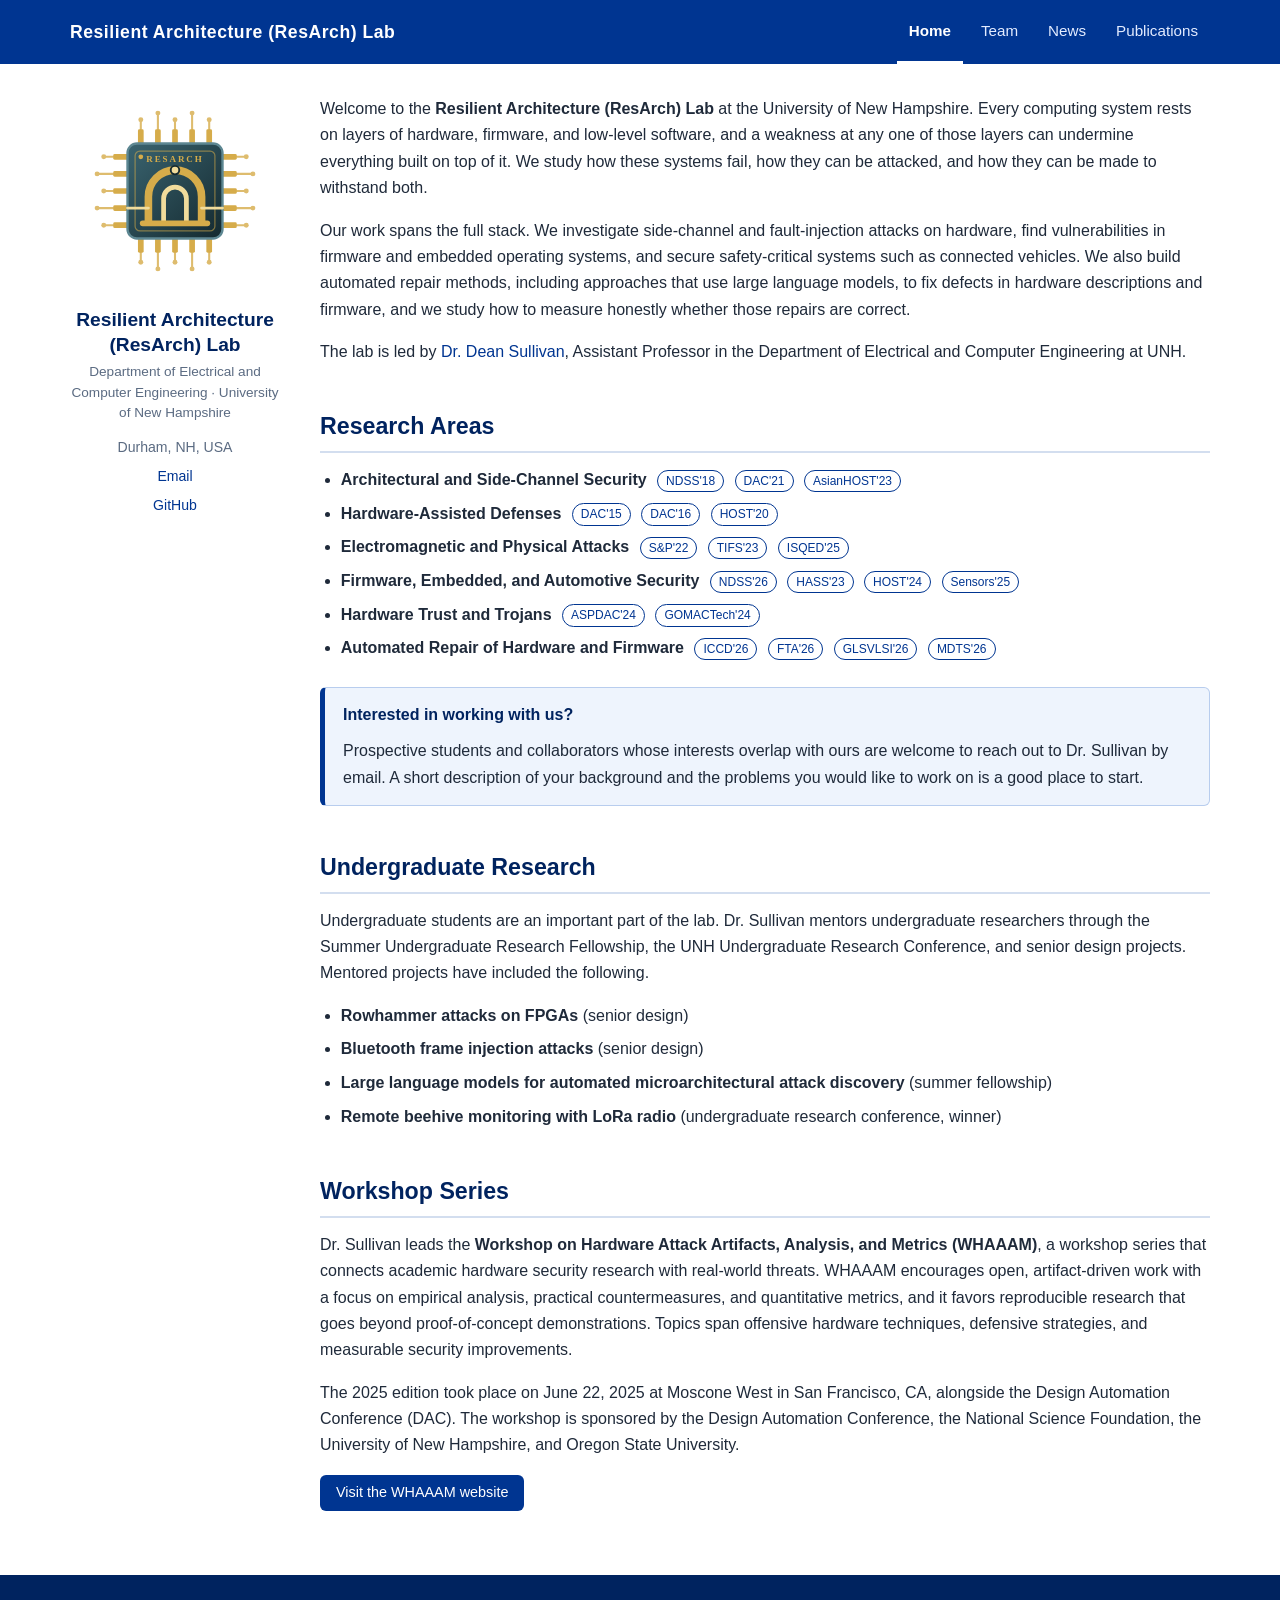
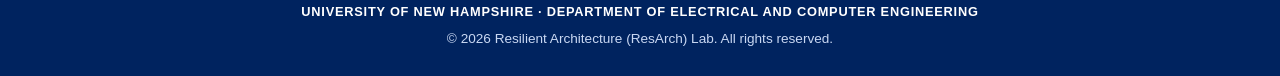
<file: index.html>
<!doctype html>
<html lang="en">
<head>
  <meta charset="utf-8">
  <meta name="viewport" content="width=device-width, initial-scale=1">
  <title>Resilient Architecture (ResArch) Lab</title>
  <meta name="description" content="Resilient Architecture (ResArch) Lab at the University of New Hampshire. Research on hardware, firmware, and systems security and automated repair.">
  <link rel="icon" type="image/svg+xml" href="assets/images/lab-mark.svg">
  <link rel="stylesheet" href="assets/css/main.css">
</head>
<body>
  <div class="skip-links">
    <a href="#site-nav">Skip to primary navigation</a>
    <a href="#main">Skip to content</a>
    <a href="#footer">Skip to footer</a>
  </div>

  <header class="masthead">
    <div class="masthead__inner">
      <a class="site-title" href="index.html">Resilient Architecture (ResArch) Lab</a>
      <button class="nav-toggle" id="nav-toggle" aria-expanded="false" aria-controls="site-nav">Menu</button>
      <ul class="nav" id="site-nav"><li><a href="index.html" aria-current="page">Home</a></li><li><a href="team.html">Team</a></li><li><a href="news.html">News</a></li><li><a href="publications.html">Publications</a></li></ul>
    </div>
  </header>

  <div class="page">
    <aside class="sidebar">
      <div class="author__avatar"><a href="index.html"><img class="logo" src="assets/images/lab-mark.svg" alt="Resilient Architecture (ResArch) Lab"></a></div>
      <h3 class="author__name"><a href="index.html">Resilient Architecture (ResArch) Lab</a></h3>
      <p class="author__bio">Department of Electrical and Computer Engineering · University of New Hampshire</p>
      <button class="follow-btn" id="follow-btn" aria-expanded="false" aria-controls="author-urls">Follow</button>
      <ul class="author__urls" id="author-urls">
        <li class="loc">Durham, NH, USA</li>
        <li><a href="mailto:dean.sullivan@unh.edu">Email</a></li>
        <li><a href="https://github.com/resilient-arch-lab">GitHub</a></li>
      </ul>
    </aside>

    <main class="content" id="main">

      <p>Welcome to the <strong>Resilient Architecture (ResArch) Lab</strong> at the University of New Hampshire. Every computing system rests on layers of hardware, firmware, and low-level software, and a weakness at any one of those layers can undermine everything built on top of it. We study how these systems fail, how they can be attacked, and how they can be made to withstand both.</p>

      <p>Our work spans the full stack. We investigate side-channel and fault-injection attacks on hardware, find vulnerabilities in firmware and embedded operating systems, and secure safety-critical systems such as connected vehicles. We also build automated repair methods, including approaches that use large language models, to fix defects in hardware descriptions and firmware, and we study how to measure honestly whether those repairs are correct.</p>

      <p>The lab is led by <a href="sullivan.html">Dr. Dean Sullivan</a>, Assistant Professor in the Department of Electrical and Computer Engineering at UNH.</p>

      <h2>Research Areas</h2>
      <ul>
        <li><strong>Architectural and Side-Channel Security</strong> <a class="tag" href="publications.html#pub-ndss18">NDSS'18</a> <a class="tag" href="publications.html#pub-dac21">DAC'21</a> <a class="tag" href="publications.html#pub-asianhost23-fpb">AsianHOST'23</a></li>
        <li><strong>Hardware-Assisted Defenses</strong> <a class="tag" href="publications.html#pub-dac15">DAC'15</a> <a class="tag" href="publications.html#pub-dac16">DAC'16</a> <a class="tag" href="publications.html#pub-host20">HOST'20</a></li>
        <li><strong>Electromagnetic and Physical Attacks</strong> <a class="tag" href="publications.html#pub-sp22">S&amp;P'22</a> <a class="tag" href="publications.html#pub-tifs23">TIFS'23</a> <a class="tag" href="publications.html#pub-isqed25">ISQED'25</a></li>
        <li><strong>Firmware, Embedded, and Automotive Security</strong> <a class="tag" href="publications.html#pub-ndss26">NDSS'26</a> <a class="tag" href="publications.html#pub-hass23">HASS'23</a> <a class="tag" href="publications.html#pub-host24">HOST'24</a> <a class="tag" href="publications.html#pub-sensors25">Sensors'25</a></li>
        <li><strong>Hardware Trust and Trojans</strong> <a class="tag" href="publications.html#pub-aspdac24">ASPDAC'24</a> <a class="tag" href="publications.html#pub-gomactech24">GOMACTech'24</a></li>
        <li><strong>Automated Repair of Hardware and Firmware</strong> <a class="tag" href="publications.html#pub-iccd26">ICCD'26</a> <a class="tag" href="publications.html#pub-fta26">FTA'26</a> <a class="tag" href="publications.html#pub-glsvlsi26">GLSVLSI'26</a> <a class="tag" href="publications.html#pub-mdts26">MDTS'26</a></li>
      </ul>

      <div class="callout">
        <p class="callout__title">Interested in working with us?</p>
        <p>Prospective students and collaborators whose interests overlap with ours are welcome to reach out to Dr. Sullivan by email. A short description of your background and the problems you would like to work on is a good place to start.</p>
      </div>

      <h2>Undergraduate Research</h2>
      <p>Undergraduate students are an important part of the lab. Dr. Sullivan mentors undergraduate researchers through the Summer Undergraduate Research Fellowship, the UNH Undergraduate Research Conference, and senior design projects. Mentored projects have included the following.</p>
      <ul>
        <li><strong>Rowhammer attacks on FPGAs</strong> (senior design)</li>
        <li><strong>Bluetooth frame injection attacks</strong> (senior design)</li>
        <li><strong>Large language models for automated microarchitectural attack discovery</strong> (summer fellowship)</li>
        <li><strong>Remote beehive monitoring with LoRa radio</strong> (undergraduate research conference, winner)</li>
      </ul>


      <h2>Workshop Series</h2>
      <p>Dr. Sullivan leads the <strong>Workshop on Hardware Attack Artifacts, Analysis, and Metrics (WHAAAM)</strong>, a workshop series that connects academic hardware security research with real-world threats. WHAAAM encourages open, artifact-driven work with a focus on empirical analysis, practical countermeasures, and quantitative metrics, and it favors reproducible research that goes beyond proof-of-concept demonstrations. Topics span offensive hardware techniques, defensive strategies, and measurable security improvements.</p>
      <p>The 2025 edition took place on June 22, 2025 at Moscone West in San Francisco, CA, alongside the Design Automation Conference (DAC). The workshop is sponsored by the Design Automation Conference, the National Science Foundation, the University of New Hampshire, and Oregon State University.</p>
      <p><a class="btn" href="https://sites.google.com/view/whaaam">Visit the WHAAAM website</a></p>
    </main>
  </div>

  <footer class="footer" id="footer">
    <div class="footer__mark">University of New Hampshire · Department of Electrical and Computer Engineering</div>
    <div>© 2026 Resilient Architecture (ResArch) Lab. All rights reserved.</div>
  </footer>
  <script src="assets/js/main.js"></script>
</body>
</html>
</file>
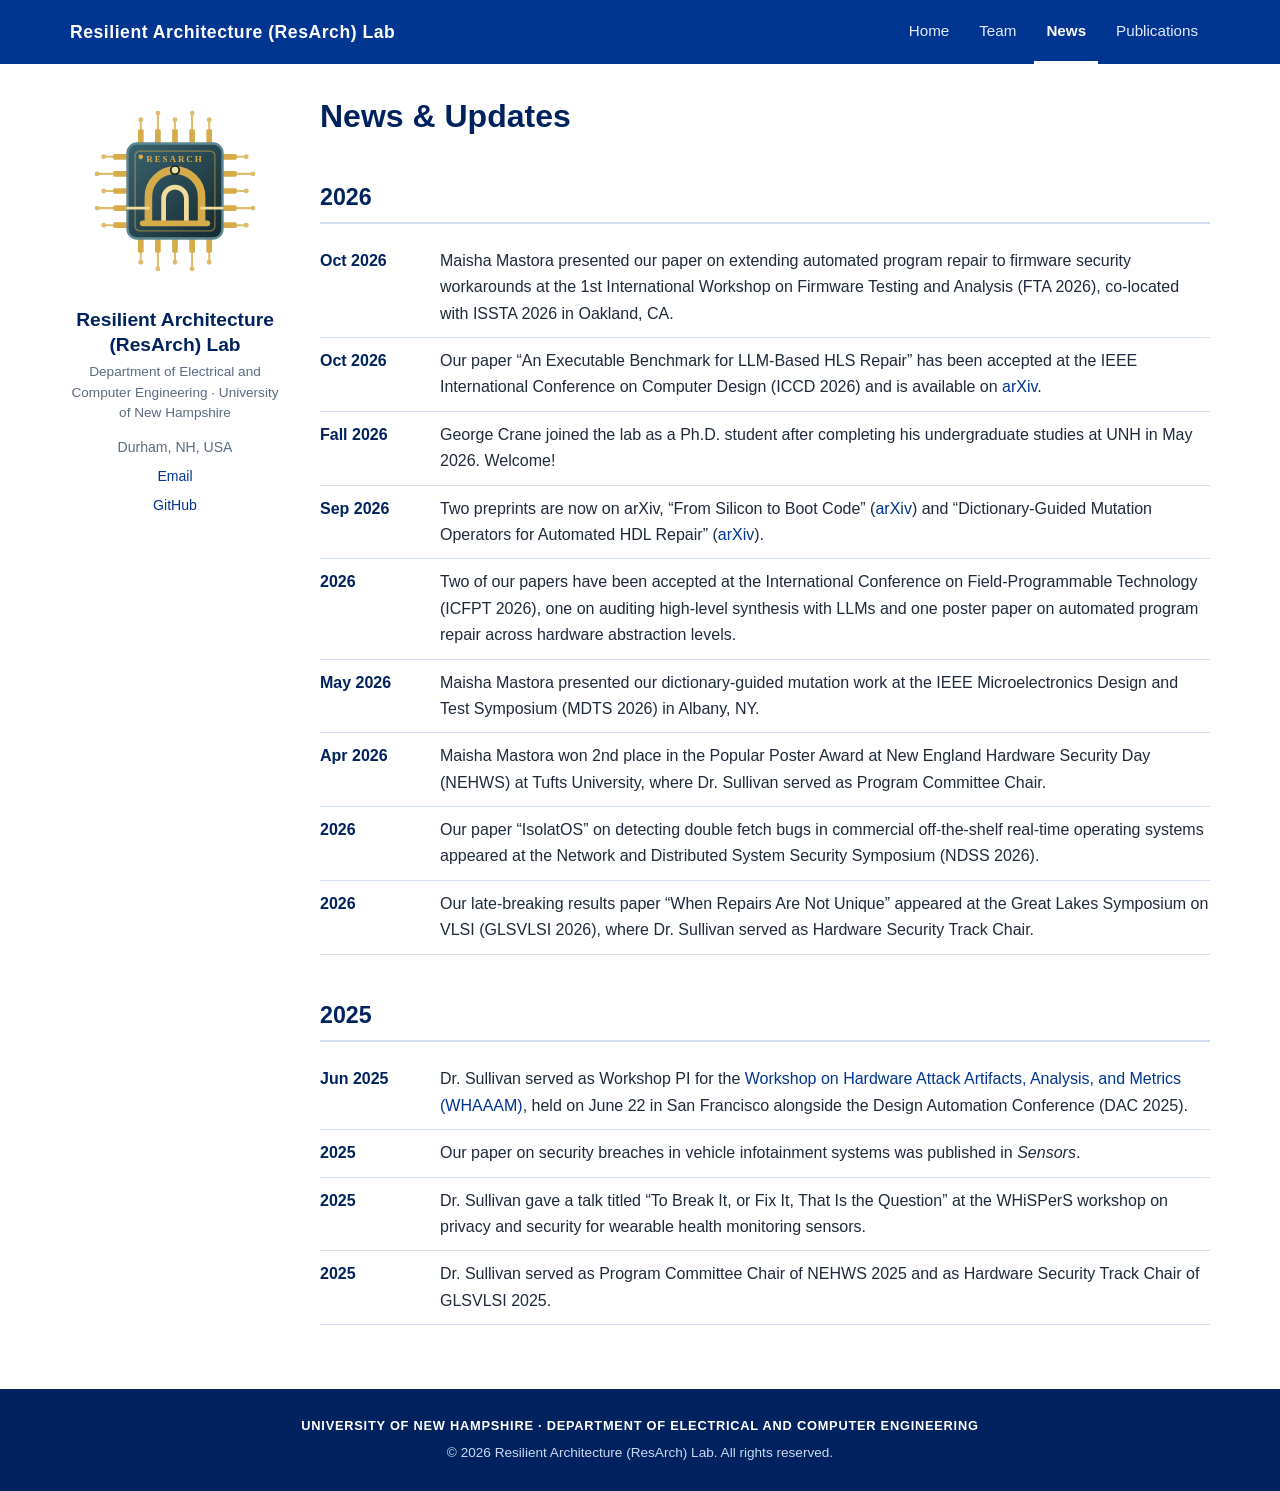
<file: news.html>
<!doctype html>
<html lang="en">
<head>
  <meta charset="utf-8">
  <meta name="viewport" content="width=device-width, initial-scale=1">
  <title>News and Updates - Resilient Architecture (ResArch) Lab</title>
  <meta name="description" content="News and updates from the Resilient Architecture (ResArch) Lab.">
  <link rel="icon" type="image/svg+xml" href="assets/images/lab-mark.svg">
  <link rel="stylesheet" href="assets/css/main.css">
</head>
<body>
  <div class="skip-links">
    <a href="#site-nav">Skip to primary navigation</a>
    <a href="#main">Skip to content</a>
    <a href="#footer">Skip to footer</a>
  </div>

  <header class="masthead">
    <div class="masthead__inner">
      <a class="site-title" href="index.html">Resilient Architecture (ResArch) Lab</a>
      <button class="nav-toggle" id="nav-toggle" aria-expanded="false" aria-controls="site-nav">Menu</button>
      <ul class="nav" id="site-nav"><li><a href="index.html">Home</a></li><li><a href="team.html">Team</a></li><li><a href="news.html" aria-current="page">News</a></li><li><a href="publications.html">Publications</a></li></ul>
    </div>
  </header>

  <div class="page">
    <aside class="sidebar">
      <div class="author__avatar"><a href="index.html"><img class="logo" src="assets/images/lab-mark.svg" alt="Resilient Architecture (ResArch) Lab"></a></div>
      <h3 class="author__name"><a href="index.html">Resilient Architecture (ResArch) Lab</a></h3>
      <p class="author__bio">Department of Electrical and Computer Engineering · University of New Hampshire</p>
      <button class="follow-btn" id="follow-btn" aria-expanded="false" aria-controls="author-urls">Follow</button>
      <ul class="author__urls" id="author-urls">
        <li class="loc">Durham, NH, USA</li>
        <li><a href="mailto:dean.sullivan@unh.edu">Email</a></li>
        <li><a href="https://github.com/resilient-arch-lab">GitHub</a></li>
      </ul>
    </aside>

    <main class="content" id="main">
      <h1 class="page__title">News &amp; Updates</h1>

      <h2>2026</h2>
      <ul class="news-list">
        <li><span class="date">Oct 2026</span><span>Maisha Mastora presented our paper on extending automated program repair to firmware security workarounds at the 1st International Workshop on Firmware Testing and Analysis (FTA 2026), co-located with ISSTA 2026 in Oakland, CA.</span></li>
        <li><span class="date">Oct 2026</span><span>Our paper &ldquo;An Executable Benchmark for LLM-Based HLS Repair&rdquo; has been accepted at the IEEE International Conference on Computer Design (ICCD 2026) and is available on <a href="https://arxiv.org/abs/2610.03971">arXiv</a>.</span></li>
        <li><span class="date">Fall 2026</span><span>George Crane joined the lab as a Ph.D. student after completing his undergraduate studies at UNH in May 2026. Welcome!</span></li>
        <li><span class="date">Sep 2026</span><span>Two preprints are now on arXiv, &ldquo;From Silicon to Boot Code&rdquo; (<a href="https://arxiv.org/abs/2609.01769">arXiv</a>) and &ldquo;Dictionary-Guided Mutation Operators for Automated HDL Repair&rdquo; (<a href="https://arxiv.org/abs/2609.01775">arXiv</a>).</span></li>
        <li><span class="date">2026</span><span>Two of our papers have been accepted at the International Conference on Field-Programmable Technology (ICFPT 2026), one on auditing high-level synthesis with LLMs and one poster paper on automated program repair across hardware abstraction levels.</span></li>
        <li><span class="date">May 2026</span><span>Maisha Mastora presented our dictionary-guided mutation work at the IEEE Microelectronics Design and Test Symposium (MDTS 2026) in Albany, NY.</span></li>
        <li><span class="date">Apr 2026</span><span>Maisha Mastora won 2nd place in the Popular Poster Award at New England Hardware Security Day (NEHWS) at Tufts University, where Dr. Sullivan served as Program Committee Chair.</span></li>
        <li><span class="date">2026</span><span>Our paper &ldquo;IsolatOS&rdquo; on detecting double fetch bugs in commercial off-the-shelf real-time operating systems appeared at the Network and Distributed System Security Symposium (NDSS 2026).</span></li>
        <li><span class="date">2026</span><span>Our late-breaking results paper &ldquo;When Repairs Are Not Unique&rdquo; appeared at the Great Lakes Symposium on VLSI (GLSVLSI 2026), where Dr. Sullivan served as Hardware Security Track Chair.</span></li>
      </ul>

      <h2>2025</h2>
      <ul class="news-list">
        <li><span class="date">Jun 2025</span><span>Dr. Sullivan served as Workshop PI for the <a href="https://sites.google.com/view/whaaam">Workshop on Hardware Attack Artifacts, Analysis, and Metrics (WHAAAM)</a>, held on June 22 in San Francisco alongside the Design Automation Conference (DAC 2025).</span></li>
        <li><span class="date">2025</span><span>Our paper on security breaches in vehicle infotainment systems was published in <em>Sensors</em>.</span></li>
        <li><span class="date">2025</span><span>Dr. Sullivan gave a talk titled &ldquo;To Break It, or Fix It, That Is the Question&rdquo; at the WHiSPerS workshop on privacy and security for wearable health monitoring sensors.</span></li>
        <li><span class="date">2025</span><span>Dr. Sullivan served as Program Committee Chair of NEHWS 2025 and as Hardware Security Track Chair of GLSVLSI 2025.</span></li>
      </ul>
    </main>
  </div>

  <footer class="footer" id="footer">
    <div class="footer__mark">University of New Hampshire · Department of Electrical and Computer Engineering</div>
    <div>© 2026 Resilient Architecture (ResArch) Lab. All rights reserved.</div>
  </footer>
  <script src="assets/js/main.js"></script>
</body>
</html>
</file>
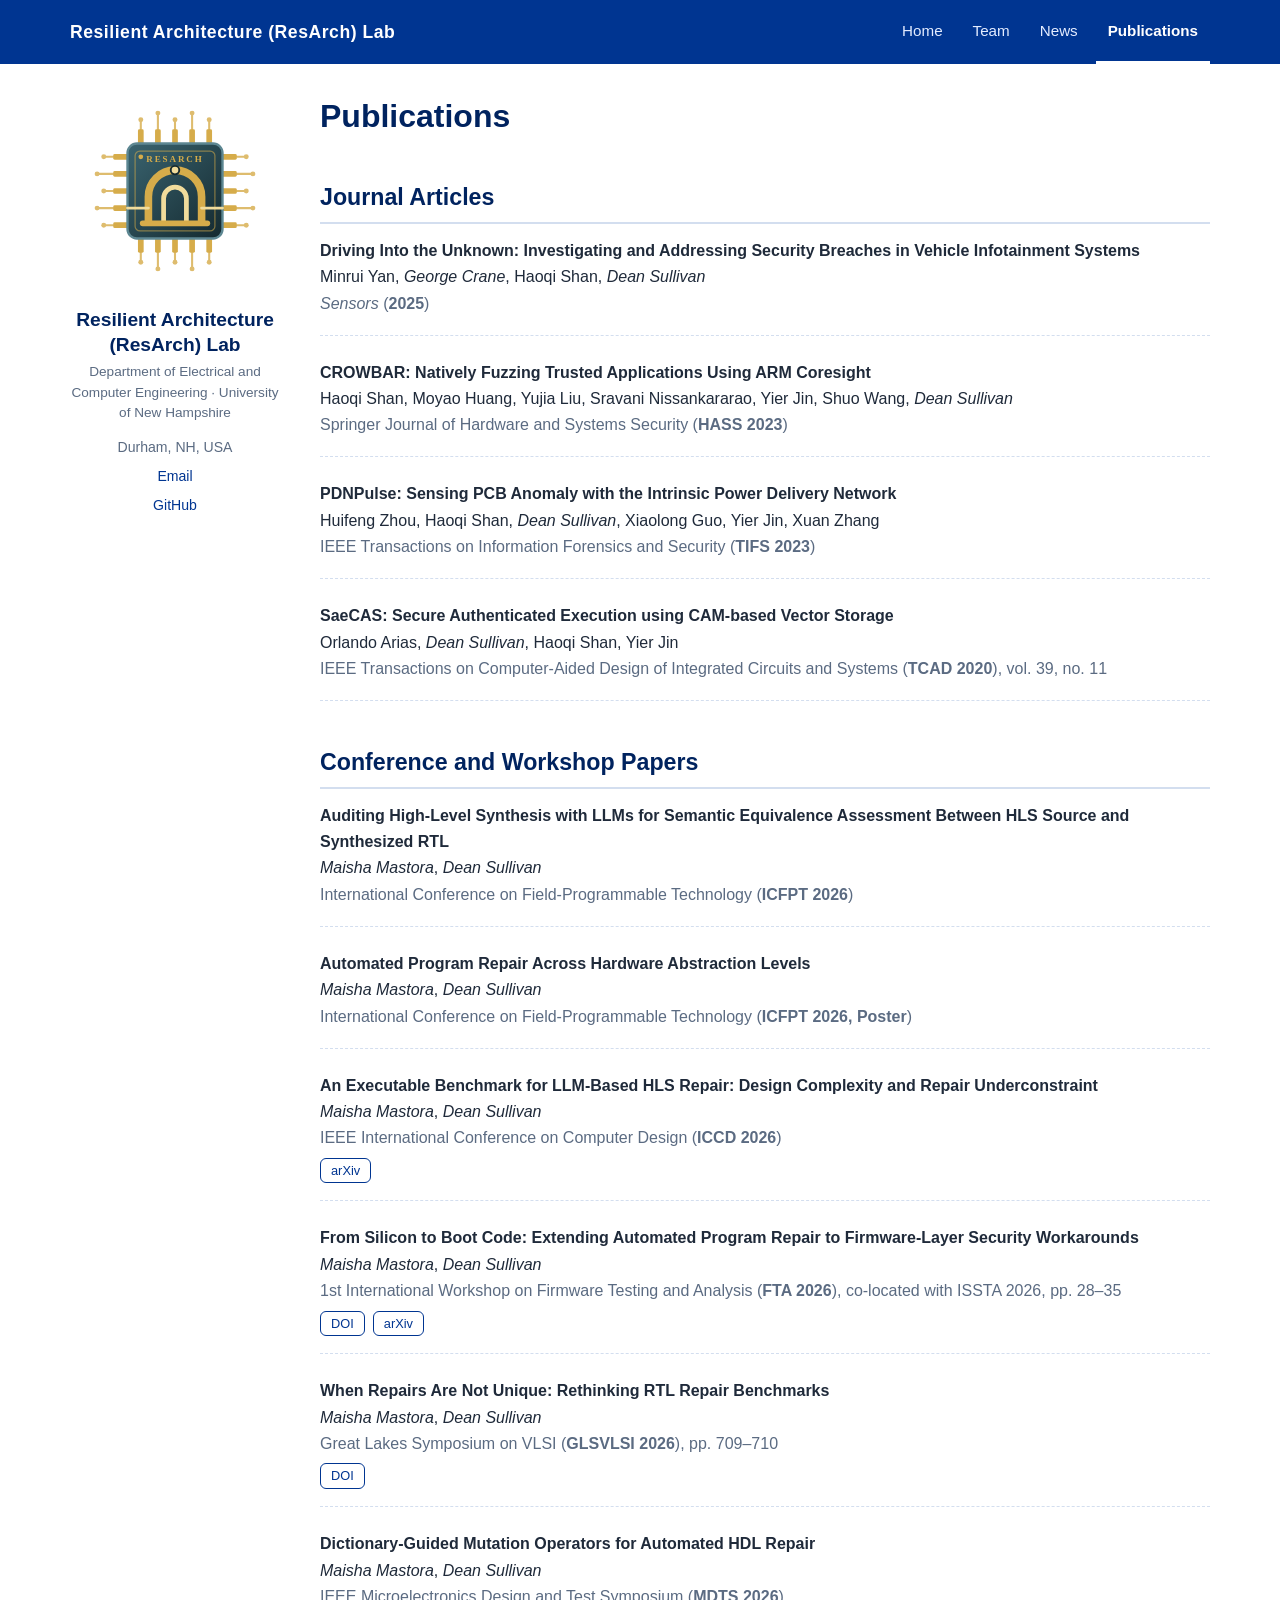
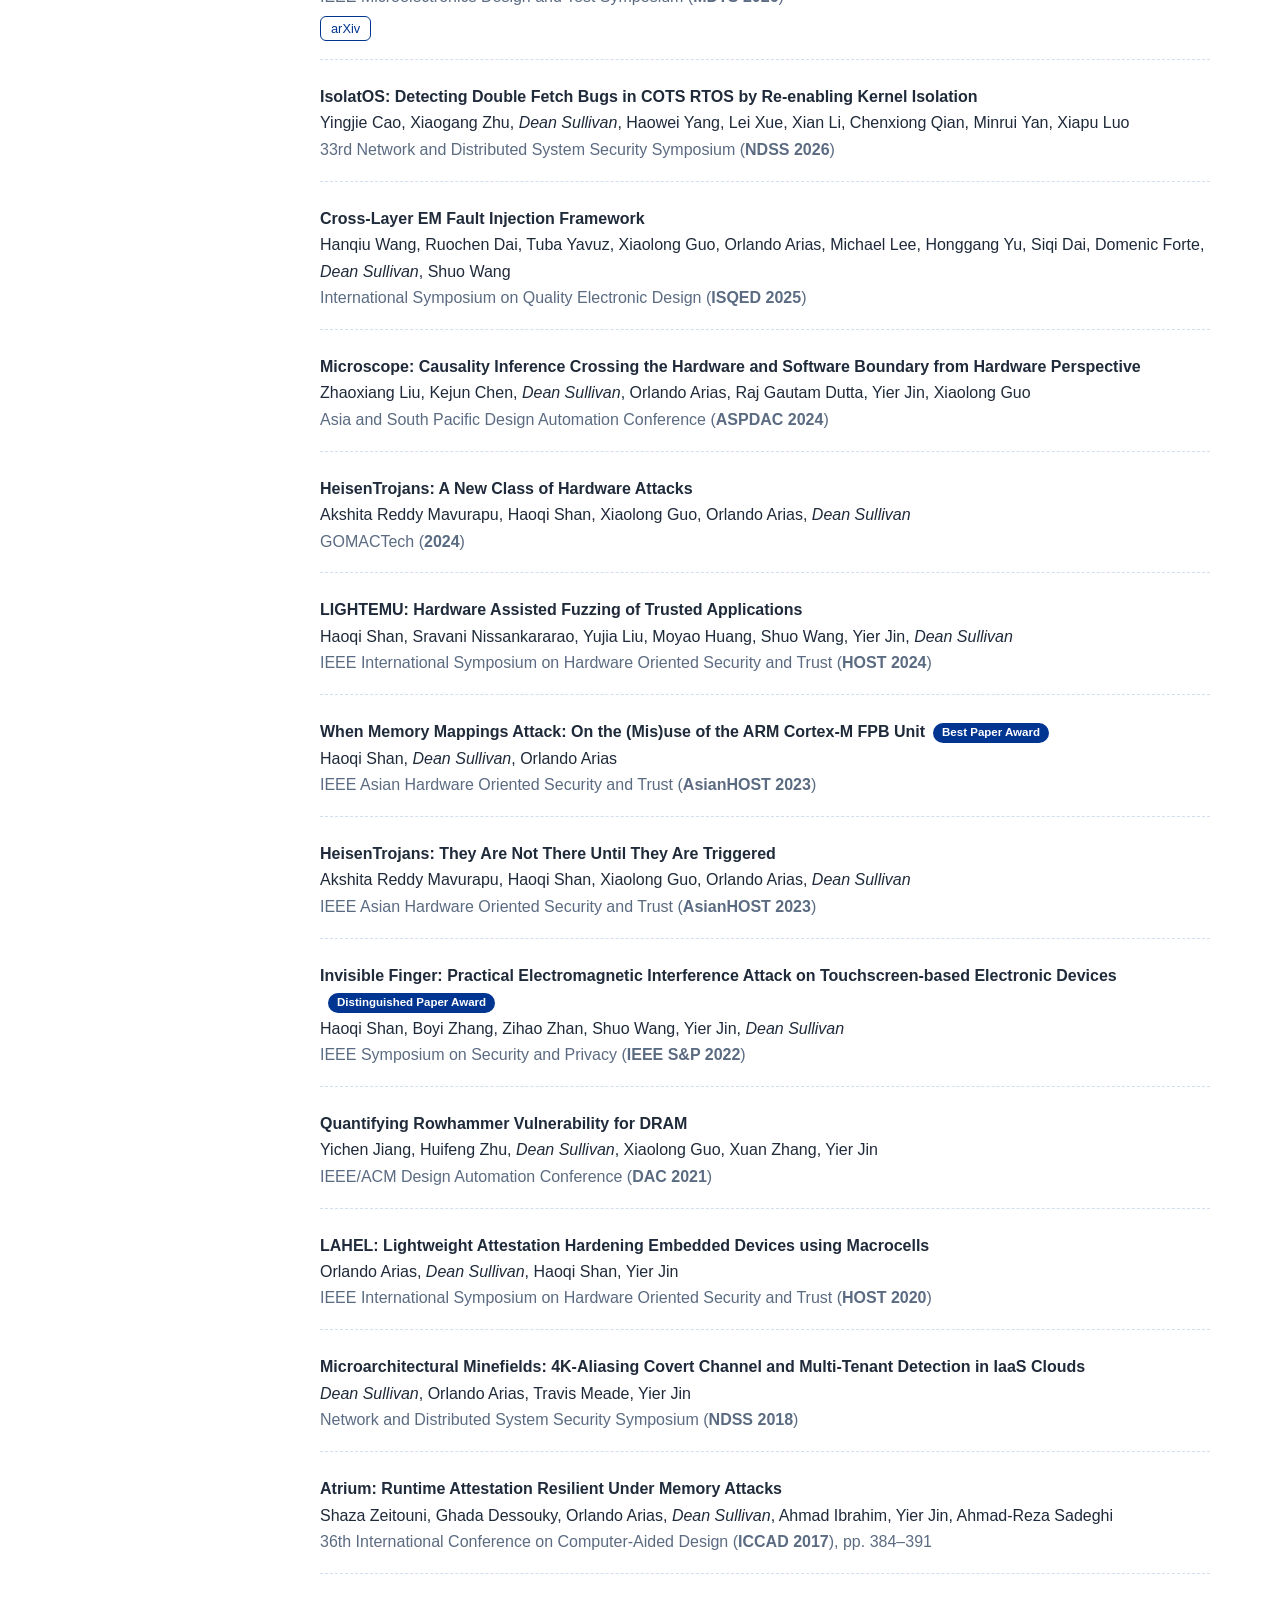
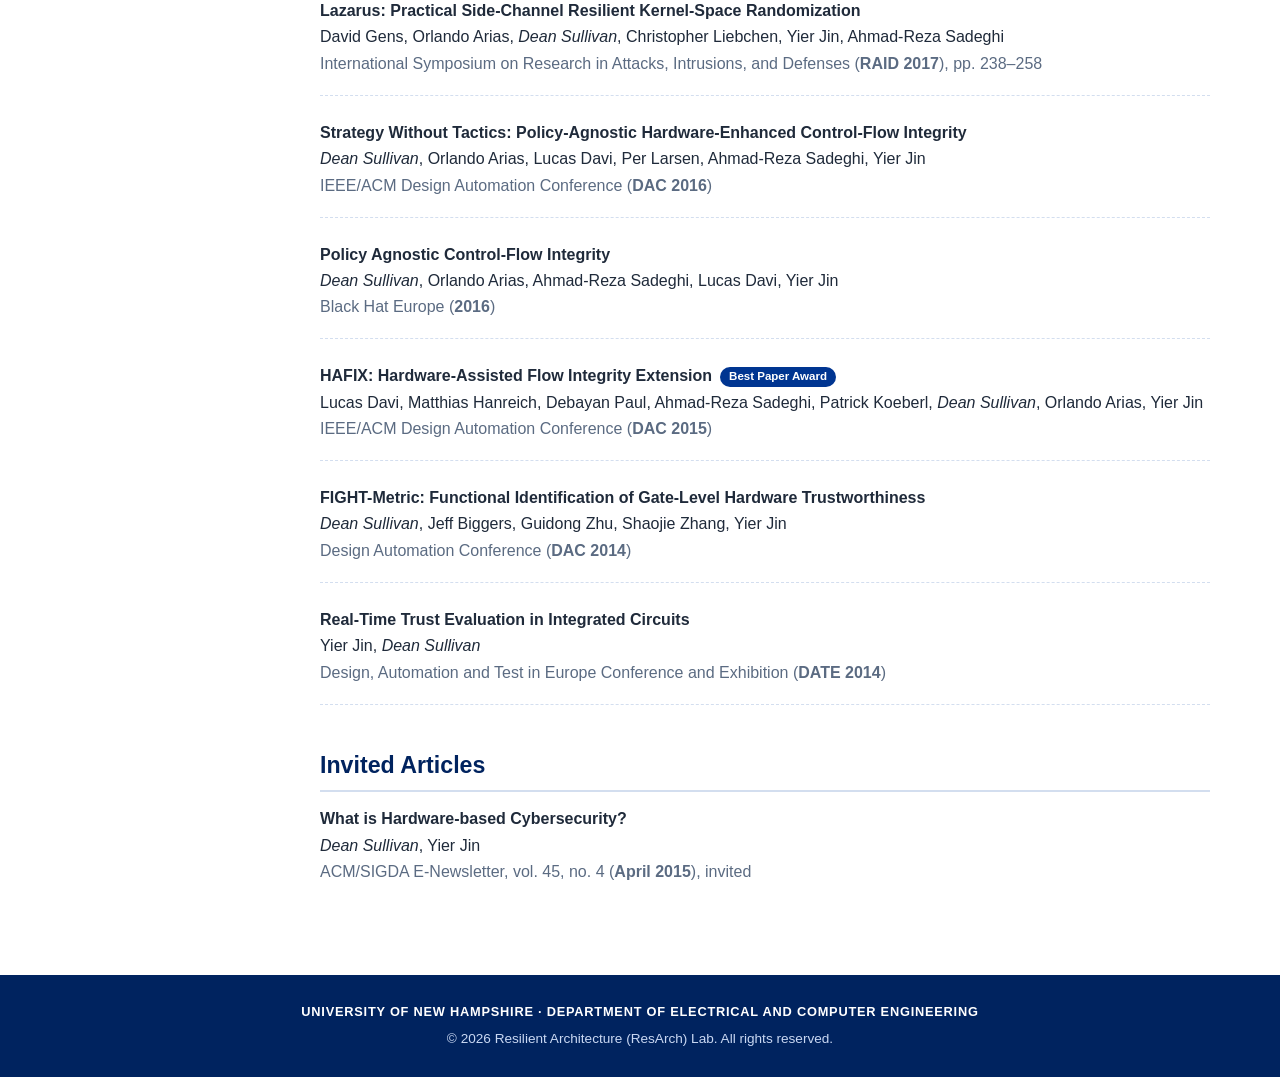
<file: publications.html>
<!doctype html>
<html lang="en">
<head>
  <meta charset="utf-8">
  <meta name="viewport" content="width=device-width, initial-scale=1">
  <title>Publications - Resilient Architecture (ResArch) Lab</title>
  <meta name="description" content="Peer-reviewed publications from the Resilient Architecture (ResArch) Lab.">
  <link rel="icon" type="image/svg+xml" href="assets/images/lab-mark.svg">
  <link rel="stylesheet" href="assets/css/main.css">
</head>
<body>
  <div class="skip-links">
    <a href="#site-nav">Skip to primary navigation</a>
    <a href="#main">Skip to content</a>
    <a href="#footer">Skip to footer</a>
  </div>

  <header class="masthead">
    <div class="masthead__inner">
      <a class="site-title" href="index.html">Resilient Architecture (ResArch) Lab</a>
      <button class="nav-toggle" id="nav-toggle" aria-expanded="false" aria-controls="site-nav">Menu</button>
      <ul class="nav" id="site-nav"><li><a href="index.html">Home</a></li><li><a href="team.html">Team</a></li><li><a href="news.html">News</a></li><li><a href="publications.html" aria-current="page">Publications</a></li></ul>
    </div>
  </header>

  <div class="page">
    <aside class="sidebar">
      <div class="author__avatar"><a href="index.html"><img class="logo" src="assets/images/lab-mark.svg" alt="Resilient Architecture (ResArch) Lab"></a></div>
      <h3 class="author__name"><a href="index.html">Resilient Architecture (ResArch) Lab</a></h3>
      <p class="author__bio">Department of Electrical and Computer Engineering · University of New Hampshire</p>
      <button class="follow-btn" id="follow-btn" aria-expanded="false" aria-controls="author-urls">Follow</button>
      <ul class="author__urls" id="author-urls">
        <li class="loc">Durham, NH, USA</li>
        <li><a href="mailto:dean.sullivan@unh.edu">Email</a></li>
        <li><a href="https://github.com/resilient-arch-lab">GitHub</a></li>
      </ul>
    </aside>

    <main class="content" id="main">
      <h1 class="page__title">Publications</h1>

      <h2>Journal Articles</h2>
      <div class="pub" id="pub-sensors25">
        <span class="pub__title">Driving Into the Unknown: Investigating and Addressing Security Breaches in Vehicle Infotainment Systems</span>
        <span class="pub__authors">Minrui Yan, <em>George Crane</em>, Haoqi Shan, <em>Dean Sullivan</em></span>
        <span class="pub__venue"><em>Sensors</em> (<strong>2025</strong>)</span>
      </div>
      <div class="pub" id="pub-hass23">
        <span class="pub__title">CROWBAR: Natively Fuzzing Trusted Applications Using ARM Coresight</span>
        <span class="pub__authors">Haoqi Shan, Moyao Huang, Yujia Liu, Sravani Nissankararao, Yier Jin, Shuo Wang, <em>Dean Sullivan</em></span>
        <span class="pub__venue">Springer Journal of Hardware and Systems Security (<strong>HASS 2023</strong>)</span>
      </div>
      <div class="pub" id="pub-tifs23">
        <span class="pub__title">PDNPulse: Sensing PCB Anomaly with the Intrinsic Power Delivery Network</span>
        <span class="pub__authors">Huifeng Zhou, Haoqi Shan, <em>Dean Sullivan</em>, Xiaolong Guo, Yier Jin, Xuan Zhang</span>
        <span class="pub__venue">IEEE Transactions on Information Forensics and Security (<strong>TIFS 2023</strong>)</span>
      </div>
      <div class="pub" id="pub-tcad20">
        <span class="pub__title">SaeCAS: Secure Authenticated Execution using CAM-based Vector Storage</span>
        <span class="pub__authors">Orlando Arias, <em>Dean Sullivan</em>, Haoqi Shan, Yier Jin</span>
        <span class="pub__venue">IEEE Transactions on Computer-Aided Design of Integrated Circuits and Systems (<strong>TCAD 2020</strong>), vol. 39, no. 11</span>
      </div>

      <h2>Conference and Workshop Papers</h2>
      <div class="pub" id="pub-icfpt26-audit">
        <span class="pub__title">Auditing High-Level Synthesis with LLMs for Semantic Equivalence Assessment Between HLS Source and Synthesized RTL</span>
        <span class="pub__authors"><em>Maisha Mastora</em>, <em>Dean Sullivan</em></span>
        <span class="pub__venue">International Conference on Field-Programmable Technology (<strong>ICFPT 2026</strong>)</span>
      </div>
      <div class="pub" id="pub-icfpt26-poster">
        <span class="pub__title">Automated Program Repair Across Hardware Abstraction Levels</span>
        <span class="pub__authors"><em>Maisha Mastora</em>, <em>Dean Sullivan</em></span>
        <span class="pub__venue">International Conference on Field-Programmable Technology (<strong>ICFPT 2026, Poster</strong>)</span>
      </div>
      <div class="pub" id="pub-iccd26">
        <span class="pub__title">An Executable Benchmark for LLM-Based HLS Repair: Design Complexity and Repair Underconstraint</span>
        <span class="pub__authors"><em>Maisha Mastora</em>, <em>Dean Sullivan</em></span>
        <span class="pub__venue">IEEE International Conference on Computer Design (<strong>ICCD 2026</strong>)</span>
        <div class="pub__links"><a class="btn-link" href="https://arxiv.org/abs/2610.03971">arXiv</a></div>
      </div>
      <div class="pub" id="pub-fta26">
        <span class="pub__title">From Silicon to Boot Code: Extending Automated Program Repair to Firmware-Layer Security Workarounds</span>
        <span class="pub__authors"><em>Maisha Mastora</em>, <em>Dean Sullivan</em></span>
        <span class="pub__venue">1st International Workshop on Firmware Testing and Analysis (<strong>FTA 2026</strong>), co-located with ISSTA 2026, pp. 28&ndash;35</span>
        <div class="pub__links"><a class="btn-link" href="https://doi.org/10.1145/3842651.3843185">DOI</a> <a class="btn-link" href="https://arxiv.org/abs/2609.01769">arXiv</a></div>
      </div>
      <div class="pub" id="pub-glsvlsi26">
        <span class="pub__title">When Repairs Are Not Unique: Rethinking RTL Repair Benchmarks</span>
        <span class="pub__authors"><em>Maisha Mastora</em>, <em>Dean Sullivan</em></span>
        <span class="pub__venue">Great Lakes Symposium on VLSI (<strong>GLSVLSI 2026</strong>), pp. 709&ndash;710</span>
        <div class="pub__links"><a class="btn-link" href="https://doi.org/10.1145/3787109.3815318">DOI</a></div>
      </div>
      <div class="pub" id="pub-mdts26">
        <span class="pub__title">Dictionary-Guided Mutation Operators for Automated HDL Repair</span>
        <span class="pub__authors"><em>Maisha Mastora</em>, <em>Dean Sullivan</em></span>
        <span class="pub__venue">IEEE Microelectronics Design and Test Symposium (<strong>MDTS 2026</strong>)</span>
        <div class="pub__links"><a class="btn-link" href="https://arxiv.org/abs/2609.01775">arXiv</a></div>
      </div>
      <div class="pub" id="pub-ndss26">
        <span class="pub__title">IsolatOS: Detecting Double Fetch Bugs in COTS RTOS by Re-enabling Kernel Isolation</span>
        <span class="pub__authors">Yingjie Cao, Xiaogang Zhu, <em>Dean Sullivan</em>, Haowei Yang, Lei Xue, Xian Li, Chenxiong Qian, Minrui Yan, Xiapu Luo</span>
        <span class="pub__venue">33rd Network and Distributed System Security Symposium (<strong>NDSS 2026</strong>)</span>
      </div>
      <div class="pub" id="pub-isqed25">
        <span class="pub__title">Cross-Layer EM Fault Injection Framework</span>
        <span class="pub__authors">Hanqiu Wang, Ruochen Dai, Tuba Yavuz, Xiaolong Guo, Orlando Arias, Michael Lee, Honggang Yu, Siqi Dai, Domenic Forte, <em>Dean Sullivan</em>, Shuo Wang</span>
        <span class="pub__venue">International Symposium on Quality Electronic Design (<strong>ISQED 2025</strong>)</span>
      </div>
      <div class="pub" id="pub-aspdac24">
        <span class="pub__title">Microscope: Causality Inference Crossing the Hardware and Software Boundary from Hardware Perspective</span>
        <span class="pub__authors">Zhaoxiang Liu, Kejun Chen, <em>Dean Sullivan</em>, Orlando Arias, Raj Gautam Dutta, Yier Jin, Xiaolong Guo</span>
        <span class="pub__venue">Asia and South Pacific Design Automation Conference (<strong>ASPDAC 2024</strong>)</span>
      </div>
      <div class="pub" id="pub-gomactech24">
        <span class="pub__title">HeisenTrojans: A New Class of Hardware Attacks</span>
        <span class="pub__authors">Akshita Reddy Mavurapu, Haoqi Shan, Xiaolong Guo, Orlando Arias, <em>Dean Sullivan</em></span>
        <span class="pub__venue">GOMACTech (<strong>2024</strong>)</span>
      </div>
      <div class="pub" id="pub-host24">
        <span class="pub__title">LIGHTEMU: Hardware Assisted Fuzzing of Trusted Applications</span>
        <span class="pub__authors">Haoqi Shan, Sravani Nissankararao, Yujia Liu, Moyao Huang, Shuo Wang, Yier Jin, <em>Dean Sullivan</em></span>
        <span class="pub__venue">IEEE International Symposium on Hardware Oriented Security and Trust (<strong>HOST 2024</strong>)</span>
      </div>
      <div class="pub" id="pub-asianhost23-fpb">
        <span class="pub__title">When Memory Mappings Attack: On the (Mis)use of the ARM Cortex-M FPB Unit<span class="badge">Best Paper Award</span></span>
        <span class="pub__authors">Haoqi Shan, <em>Dean Sullivan</em>, Orlando Arias</span>
        <span class="pub__venue">IEEE Asian Hardware Oriented Security and Trust (<strong>AsianHOST 2023</strong>)</span>
      </div>
      <div class="pub" id="pub-asianhost23-heisen">
        <span class="pub__title">HeisenTrojans: They Are Not There Until They Are Triggered</span>
        <span class="pub__authors">Akshita Reddy Mavurapu, Haoqi Shan, Xiaolong Guo, Orlando Arias, <em>Dean Sullivan</em></span>
        <span class="pub__venue">IEEE Asian Hardware Oriented Security and Trust (<strong>AsianHOST 2023</strong>)</span>
      </div>
      <div class="pub" id="pub-sp22">
        <span class="pub__title">Invisible Finger: Practical Electromagnetic Interference Attack on Touchscreen-based Electronic Devices<span class="badge">Distinguished Paper Award</span></span>
        <span class="pub__authors">Haoqi Shan, Boyi Zhang, Zihao Zhan, Shuo Wang, Yier Jin, <em>Dean Sullivan</em></span>
        <span class="pub__venue">IEEE Symposium on Security and Privacy (<strong>IEEE S&amp;P 2022</strong>)</span>
      </div>
      <div class="pub" id="pub-dac21">
        <span class="pub__title">Quantifying Rowhammer Vulnerability for DRAM</span>
        <span class="pub__authors">Yichen Jiang, Huifeng Zhu, <em>Dean Sullivan</em>, Xiaolong Guo, Xuan Zhang, Yier Jin</span>
        <span class="pub__venue">IEEE/ACM Design Automation Conference (<strong>DAC 2021</strong>)</span>
      </div>
      <div class="pub" id="pub-host20">
        <span class="pub__title">LAHEL: Lightweight Attestation Hardening Embedded Devices using Macrocells</span>
        <span class="pub__authors">Orlando Arias, <em>Dean Sullivan</em>, Haoqi Shan, Yier Jin</span>
        <span class="pub__venue">IEEE International Symposium on Hardware Oriented Security and Trust (<strong>HOST 2020</strong>)</span>
      </div>
      <div class="pub" id="pub-ndss18">
        <span class="pub__title">Microarchitectural Minefields: 4K-Aliasing Covert Channel and Multi-Tenant Detection in IaaS Clouds</span>
        <span class="pub__authors"><em>Dean Sullivan</em>, Orlando Arias, Travis Meade, Yier Jin</span>
        <span class="pub__venue">Network and Distributed System Security Symposium (<strong>NDSS 2018</strong>)</span>
      </div>
      <div class="pub" id="pub-iccad17">
        <span class="pub__title">Atrium: Runtime Attestation Resilient Under Memory Attacks</span>
        <span class="pub__authors">Shaza Zeitouni, Ghada Dessouky, Orlando Arias, <em>Dean Sullivan</em>, Ahmad Ibrahim, Yier Jin, Ahmad-Reza Sadeghi</span>
        <span class="pub__venue">36th International Conference on Computer-Aided Design (<strong>ICCAD 2017</strong>), pp. 384&ndash;391</span>
      </div>
      <div class="pub" id="pub-raid17">
        <span class="pub__title">Lazarus: Practical Side-Channel Resilient Kernel-Space Randomization</span>
        <span class="pub__authors">David Gens, Orlando Arias, <em>Dean Sullivan</em>, Christopher Liebchen, Yier Jin, Ahmad-Reza Sadeghi</span>
        <span class="pub__venue">International Symposium on Research in Attacks, Intrusions, and Defenses (<strong>RAID 2017</strong>), pp. 238&ndash;258</span>
      </div>
      <div class="pub" id="pub-dac16">
        <span class="pub__title">Strategy Without Tactics: Policy-Agnostic Hardware-Enhanced Control-Flow Integrity</span>
        <span class="pub__authors"><em>Dean Sullivan</em>, Orlando Arias, Lucas Davi, Per Larsen, Ahmad-Reza Sadeghi, Yier Jin</span>
        <span class="pub__venue">IEEE/ACM Design Automation Conference (<strong>DAC 2016</strong>)</span>
      </div>
      <div class="pub" id="pub-bh16">
        <span class="pub__title">Policy Agnostic Control-Flow Integrity</span>
        <span class="pub__authors"><em>Dean Sullivan</em>, Orlando Arias, Ahmad-Reza Sadeghi, Lucas Davi, Yier Jin</span>
        <span class="pub__venue">Black Hat Europe (<strong>2016</strong>)</span>
      </div>
      <div class="pub" id="pub-dac15">
        <span class="pub__title">HAFIX: Hardware-Assisted Flow Integrity Extension<span class="badge">Best Paper Award</span></span>
        <span class="pub__authors">Lucas Davi, Matthias Hanreich, Debayan Paul, Ahmad-Reza Sadeghi, Patrick Koeberl, <em>Dean Sullivan</em>, Orlando Arias, Yier Jin</span>
        <span class="pub__venue">IEEE/ACM Design Automation Conference (<strong>DAC 2015</strong>)</span>
      </div>
      <div class="pub" id="pub-dac14">
        <span class="pub__title">FIGHT-Metric: Functional Identification of Gate-Level Hardware Trustworthiness</span>
        <span class="pub__authors"><em>Dean Sullivan</em>, Jeff Biggers, Guidong Zhu, Shaojie Zhang, Yier Jin</span>
        <span class="pub__venue">Design Automation Conference (<strong>DAC 2014</strong>)</span>
      </div>
      <div class="pub" id="pub-date14">
        <span class="pub__title">Real-Time Trust Evaluation in Integrated Circuits</span>
        <span class="pub__authors">Yier Jin, <em>Dean Sullivan</em></span>
        <span class="pub__venue">Design, Automation and Test in Europe Conference and Exhibition (<strong>DATE 2014</strong>)</span>
      </div>

      <h2>Invited Articles</h2>
      <div class="pub" id="pub-sigda15">
        <span class="pub__title">What is Hardware-based Cybersecurity?</span>
        <span class="pub__authors"><em>Dean Sullivan</em>, Yier Jin</span>
        <span class="pub__venue">ACM/SIGDA E-Newsletter, vol. 45, no. 4 (<strong>April 2015</strong>), invited</span>
      </div>

    </main>
  </div>

  <footer class="footer" id="footer">
    <div class="footer__mark">University of New Hampshire · Department of Electrical and Computer Engineering</div>
    <div>© 2026 Resilient Architecture (ResArch) Lab. All rights reserved.</div>
  </footer>
  <script src="assets/js/main.js"></script>
</body>
</html>
</file>
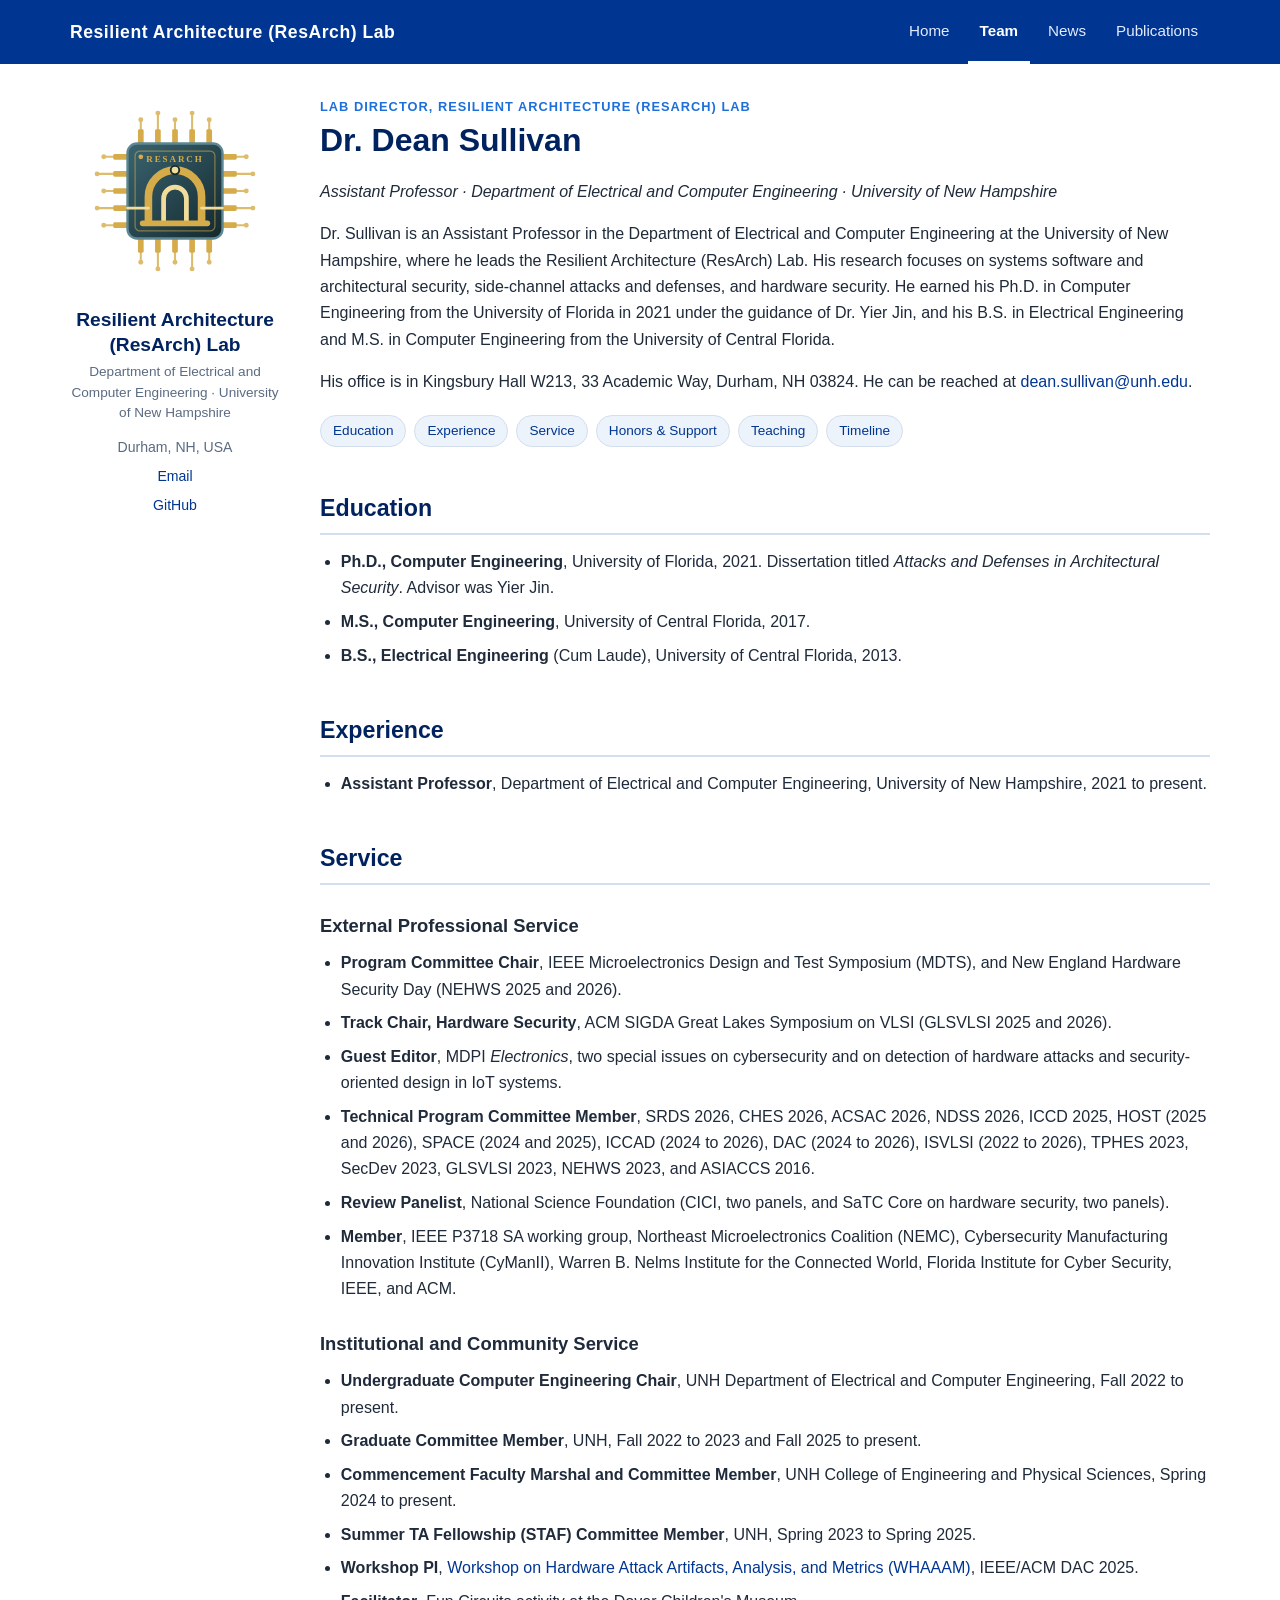
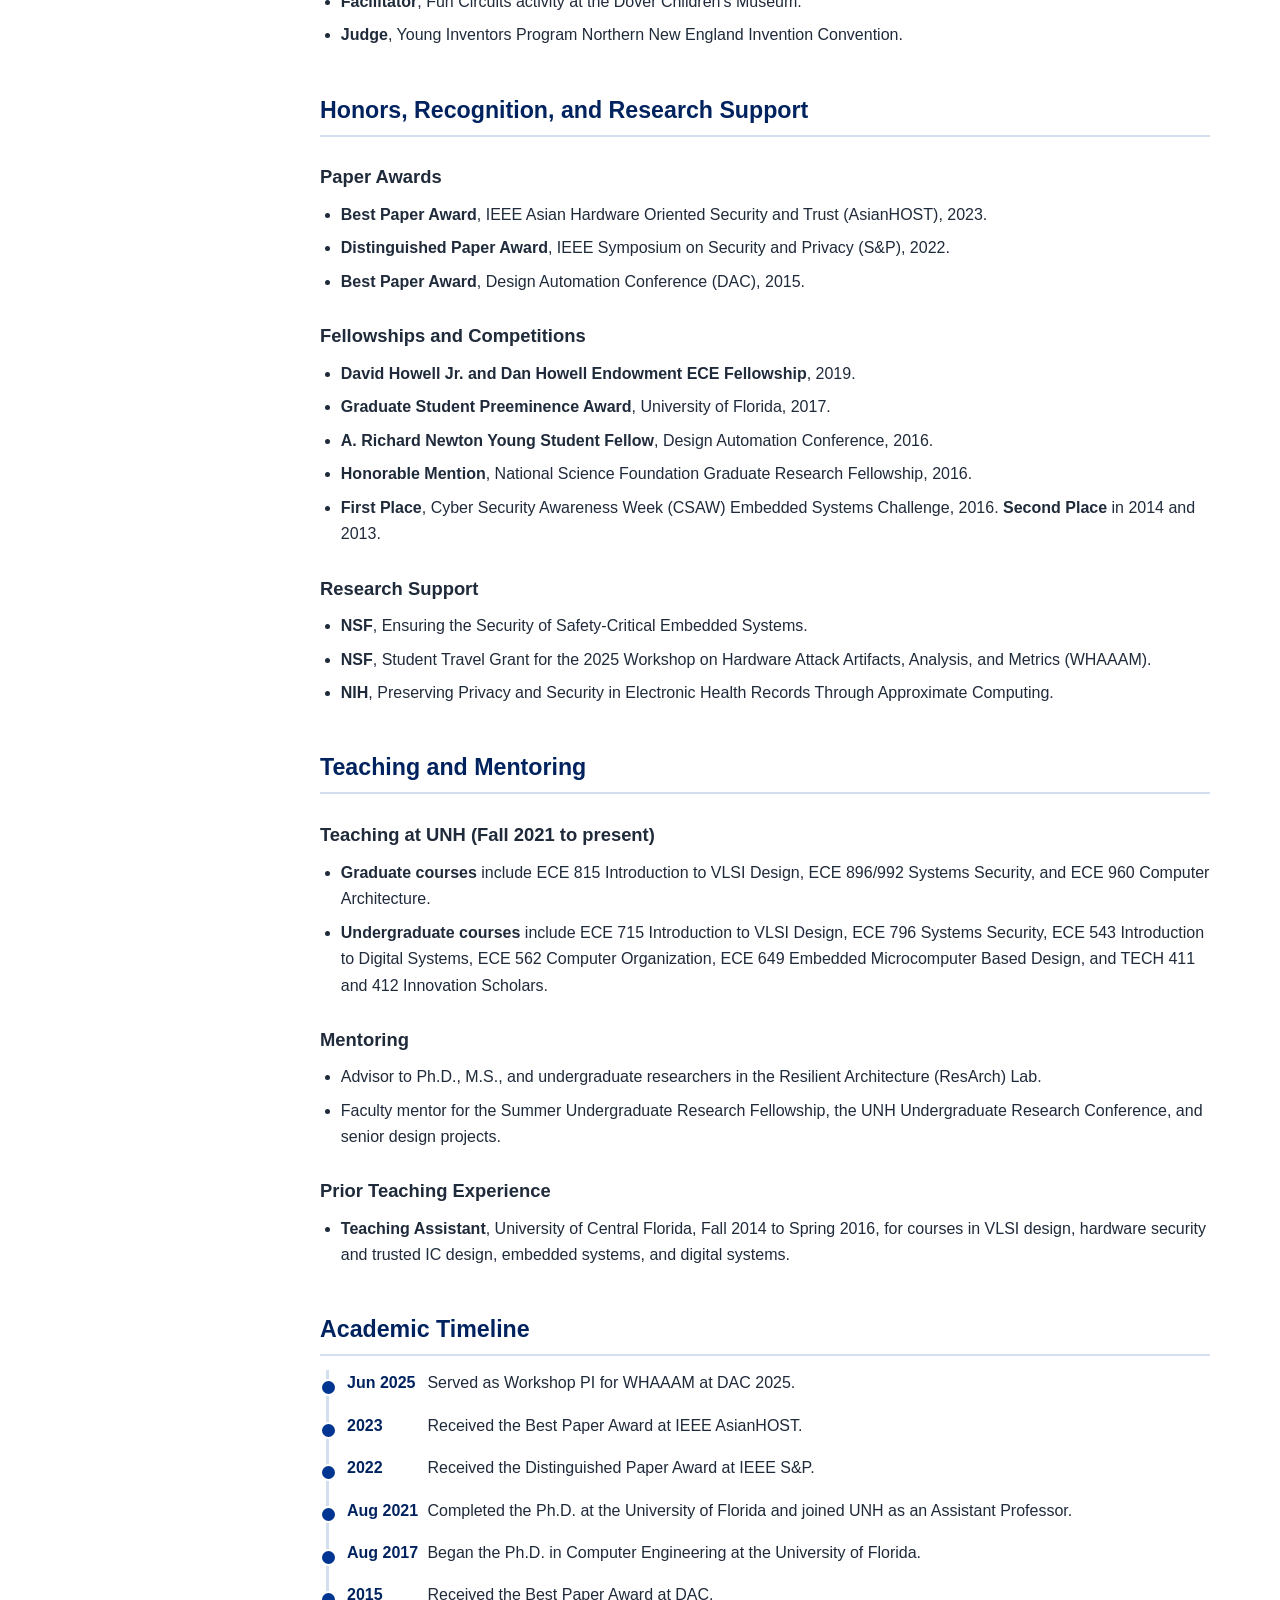
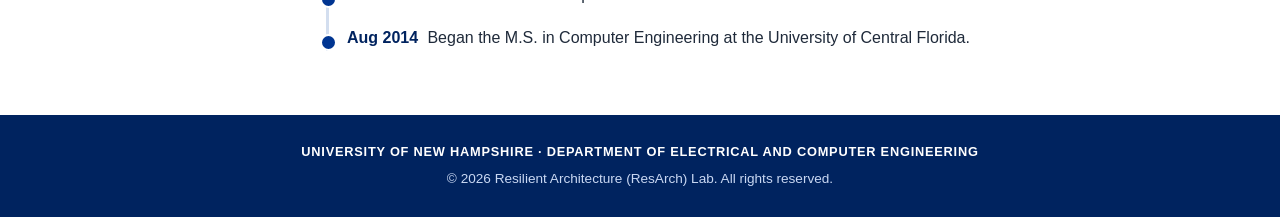
<file: sullivan.html>
<!doctype html>
<html lang="en">
<head>
  <meta charset="utf-8">
  <meta name="viewport" content="width=device-width, initial-scale=1">
  <title>Dr. Dean Sullivan - Resilient Architecture (ResArch) Lab</title>
  <meta name="description" content="Portfolio of Dr. Dean Sullivan, Assistant Professor at the University of New Hampshire and Lab Director of the Resilient Architecture (ResArch) Lab.">
  <link rel="icon" type="image/svg+xml" href="assets/images/lab-mark.svg">
  <link rel="stylesheet" href="assets/css/main.css">
</head>
<body>
  <div class="skip-links">
    <a href="#site-nav">Skip to primary navigation</a>
    <a href="#main">Skip to content</a>
    <a href="#footer">Skip to footer</a>
  </div>

  <header class="masthead">
    <div class="masthead__inner">
      <a class="site-title" href="index.html">Resilient Architecture (ResArch) Lab</a>
      <button class="nav-toggle" id="nav-toggle" aria-expanded="false" aria-controls="site-nav">Menu</button>
      <ul class="nav" id="site-nav"><li><a href="index.html">Home</a></li><li><a href="team.html" aria-current="page">Team</a></li><li><a href="news.html">News</a></li><li><a href="publications.html">Publications</a></li></ul>
    </div>
  </header>

  <div class="page">
    <aside class="sidebar">
      <div class="author__avatar"><a href="index.html"><img class="logo" src="assets/images/lab-mark.svg" alt="Resilient Architecture (ResArch) Lab"></a></div>
      <h3 class="author__name"><a href="index.html">Resilient Architecture (ResArch) Lab</a></h3>
      <p class="author__bio">Department of Electrical and Computer Engineering · University of New Hampshire</p>
      <button class="follow-btn" id="follow-btn" aria-expanded="false" aria-controls="author-urls">Follow</button>
      <ul class="author__urls" id="author-urls">
        <li class="loc">Durham, NH, USA</li>
        <li><a href="mailto:dean.sullivan@unh.edu">Email</a></li>
        <li><a href="https://github.com/resilient-arch-lab">GitHub</a></li>
      </ul>
    </aside>

    <main class="content" id="main">

      <p class="eyebrow">Lab Director, Resilient Architecture (ResArch) Lab</p>
      <h1 class="page__title">Dr. Dean Sullivan</h1>
      <p><em>Assistant Professor · Department of Electrical and Computer Engineering · University of New Hampshire</em></p>

      <p>Dr. Sullivan is an Assistant Professor in the Department of Electrical and Computer Engineering at the University of New Hampshire, where he leads the Resilient Architecture (ResArch) Lab. His research focuses on systems software and architectural security, side-channel attacks and defenses, and hardware security. He earned his Ph.D. in Computer Engineering from the University of Florida in 2021 under the guidance of Dr. Yier Jin, and his B.S. in Electrical Engineering and M.S. in Computer Engineering from the University of Central Florida.</p>

      <p>His office is in Kingsbury Hall W213, 33 Academic Way, Durham, NH 03824. He can be reached at <a href="mailto:dean.sullivan@unh.edu">dean.sullivan@unh.edu</a>.</p>

      <div class="toc">
        <a href="#education">Education</a>
        <a href="#experience">Experience</a>
        <a href="#service">Service</a>
        <a href="#awards">Honors &amp; Support</a>
        <a href="#teaching">Teaching</a>
        <a href="#timeline">Timeline</a>
      </div>

      <h2 id="education">Education</h2>
      <ul>
        <li><strong>Ph.D., Computer Engineering</strong>, University of Florida, 2021. Dissertation titled <em>Attacks and Defenses in Architectural Security</em>. Advisor was Yier Jin.</li>
        <li><strong>M.S., Computer Engineering</strong>, University of Central Florida, 2017.</li>
        <li><strong>B.S., Electrical Engineering</strong> (Cum Laude), University of Central Florida, 2013.</li>
      </ul>

      <h2 id="experience">Experience</h2>
      <ul>
        <li><strong>Assistant Professor</strong>, Department of Electrical and Computer Engineering, University of New Hampshire, 2021 to present.</li>
      </ul>

      <h2 id="service">Service</h2>
      <h3>External Professional Service</h3>
      <ul>
        <li><strong>Program Committee Chair</strong>, IEEE Microelectronics Design and Test Symposium (MDTS), and New England Hardware Security Day (NEHWS 2025 and 2026).</li>
        <li><strong>Track Chair, Hardware Security</strong>, ACM SIGDA Great Lakes Symposium on VLSI (GLSVLSI 2025 and 2026).</li>
        <li><strong>Guest Editor</strong>, MDPI <em>Electronics</em>, two special issues on cybersecurity and on detection of hardware attacks and security-oriented design in IoT systems.</li>
        <li><strong>Technical Program Committee Member</strong>, SRDS 2026, CHES 2026, ACSAC 2026, NDSS 2026, ICCD 2025, HOST (2025 and 2026), SPACE (2024 and 2025), ICCAD (2024 to 2026), DAC (2024 to 2026), ISVLSI (2022 to 2026), TPHES 2023, SecDev 2023, GLSVLSI 2023, NEHWS 2023, and ASIACCS 2016.</li>
        <li><strong>Review Panelist</strong>, National Science Foundation (CICI, two panels, and SaTC Core on hardware security, two panels).</li>
        <li><strong>Member</strong>, IEEE P3718 SA working group, Northeast Microelectronics Coalition (NEMC), Cybersecurity Manufacturing Innovation Institute (CyManII), Warren B. Nelms Institute for the Connected World, Florida Institute for Cyber Security, IEEE, and ACM.</li>
      </ul>
      <h3>Institutional and Community Service</h3>
      <ul>
        <li><strong>Undergraduate Computer Engineering Chair</strong>, UNH Department of Electrical and Computer Engineering, Fall 2022 to present.</li>
        <li><strong>Graduate Committee Member</strong>, UNH, Fall 2022 to 2023 and Fall 2025 to present.</li>
        <li><strong>Commencement Faculty Marshal and Committee Member</strong>, UNH College of Engineering and Physical Sciences, Spring 2024 to present.</li>
        <li><strong>Summer TA Fellowship (STAF) Committee Member</strong>, UNH, Spring 2023 to Spring 2025.</li>
        <li><strong>Workshop PI</strong>, <a href="https://sites.google.com/view/whaaam">Workshop on Hardware Attack Artifacts, Analysis, and Metrics (WHAAAM)</a>, IEEE/ACM DAC 2025.</li>
        <li><strong>Facilitator</strong>, Fun Circuits activity at the Dover Children's Museum.</li>
        <li><strong>Judge</strong>, Young Inventors Program Northern New England Invention Convention.</li>
      </ul>

      <h2 id="awards">Honors, Recognition, and Research Support</h2>
      <h3>Paper Awards</h3>
      <ul>
        <li><strong>Best Paper Award</strong>, IEEE Asian Hardware Oriented Security and Trust (AsianHOST), 2023.</li>
        <li><strong>Distinguished Paper Award</strong>, IEEE Symposium on Security and Privacy (S&amp;P), 2022.</li>
        <li><strong>Best Paper Award</strong>, Design Automation Conference (DAC), 2015.</li>
      </ul>
      <h3>Fellowships and Competitions</h3>
      <ul>
        <li><strong>David Howell Jr. and Dan Howell Endowment ECE Fellowship</strong>, 2019.</li>
        <li><strong>Graduate Student Preeminence Award</strong>, University of Florida, 2017.</li>
        <li><strong>A. Richard Newton Young Student Fellow</strong>, Design Automation Conference, 2016.</li>
        <li><strong>Honorable Mention</strong>, National Science Foundation Graduate Research Fellowship, 2016.</li>
        <li><strong>First Place</strong>, Cyber Security Awareness Week (CSAW) Embedded Systems Challenge, 2016. <strong>Second Place</strong> in 2014 and 2013.</li>
      </ul>
      <h3>Research Support</h3>
      <ul>
        <li><strong>NSF</strong>, Ensuring the Security of Safety-Critical Embedded Systems.</li>
        <li><strong>NSF</strong>, Student Travel Grant for the 2025 Workshop on Hardware Attack Artifacts, Analysis, and Metrics (WHAAAM).</li>
        <li><strong>NIH</strong>, Preserving Privacy and Security in Electronic Health Records Through Approximate Computing.</li>
      </ul>

      <h2 id="teaching">Teaching and Mentoring</h2>
      <h3>Teaching at UNH (Fall 2021 to present)</h3>
      <ul>
        <li><strong>Graduate courses</strong> include ECE 815 Introduction to VLSI Design, ECE 896/992 Systems Security, and ECE 960 Computer Architecture.</li>
        <li><strong>Undergraduate courses</strong> include ECE 715 Introduction to VLSI Design, ECE 796 Systems Security, ECE 543 Introduction to Digital Systems, ECE 562 Computer Organization, ECE 649 Embedded Microcomputer Based Design, and TECH 411 and 412 Innovation Scholars.</li>
      </ul>
      <h3>Mentoring</h3>
      <ul>
        <li>Advisor to Ph.D., M.S., and undergraduate researchers in the Resilient Architecture (ResArch) Lab.</li>
        <li>Faculty mentor for the Summer Undergraduate Research Fellowship, the UNH Undergraduate Research Conference, and senior design projects.</li>
      </ul>
      <h3>Prior Teaching Experience</h3>
      <ul>
        <li><strong>Teaching Assistant</strong>, University of Central Florida, Fall 2014 to Spring 2016, for courses in VLSI design, hardware security and trusted IC design, embedded systems, and digital systems.</li>
      </ul>

      <h2 id="timeline">Academic Timeline</h2>
      <ul class="timeline">
        <li><span class="when">Jun 2025</span> Served as Workshop PI for WHAAAM at DAC 2025.</li>
        <li><span class="when">2023</span> Received the Best Paper Award at IEEE AsianHOST.</li>
        <li><span class="when">2022</span> Received the Distinguished Paper Award at IEEE S&amp;P.</li>
        <li><span class="when">Aug 2021</span> Completed the Ph.D. at the University of Florida and joined UNH as an Assistant Professor.</li>
        <li><span class="when">Aug 2017</span> Began the Ph.D. in Computer Engineering at the University of Florida.</li>
        <li><span class="when">2015</span> Received the Best Paper Award at DAC.</li>
        <li><span class="when">Aug 2014</span> Began the M.S. in Computer Engineering at the University of Central Florida.</li>
      </ul>

    </main>
  </div>

  <footer class="footer" id="footer">
    <div class="footer__mark">University of New Hampshire · Department of Electrical and Computer Engineering</div>
    <div>© 2026 Resilient Architecture (ResArch) Lab. All rights reserved.</div>
  </footer>
  <script src="assets/js/main.js"></script>
</body>
</html>
</file>
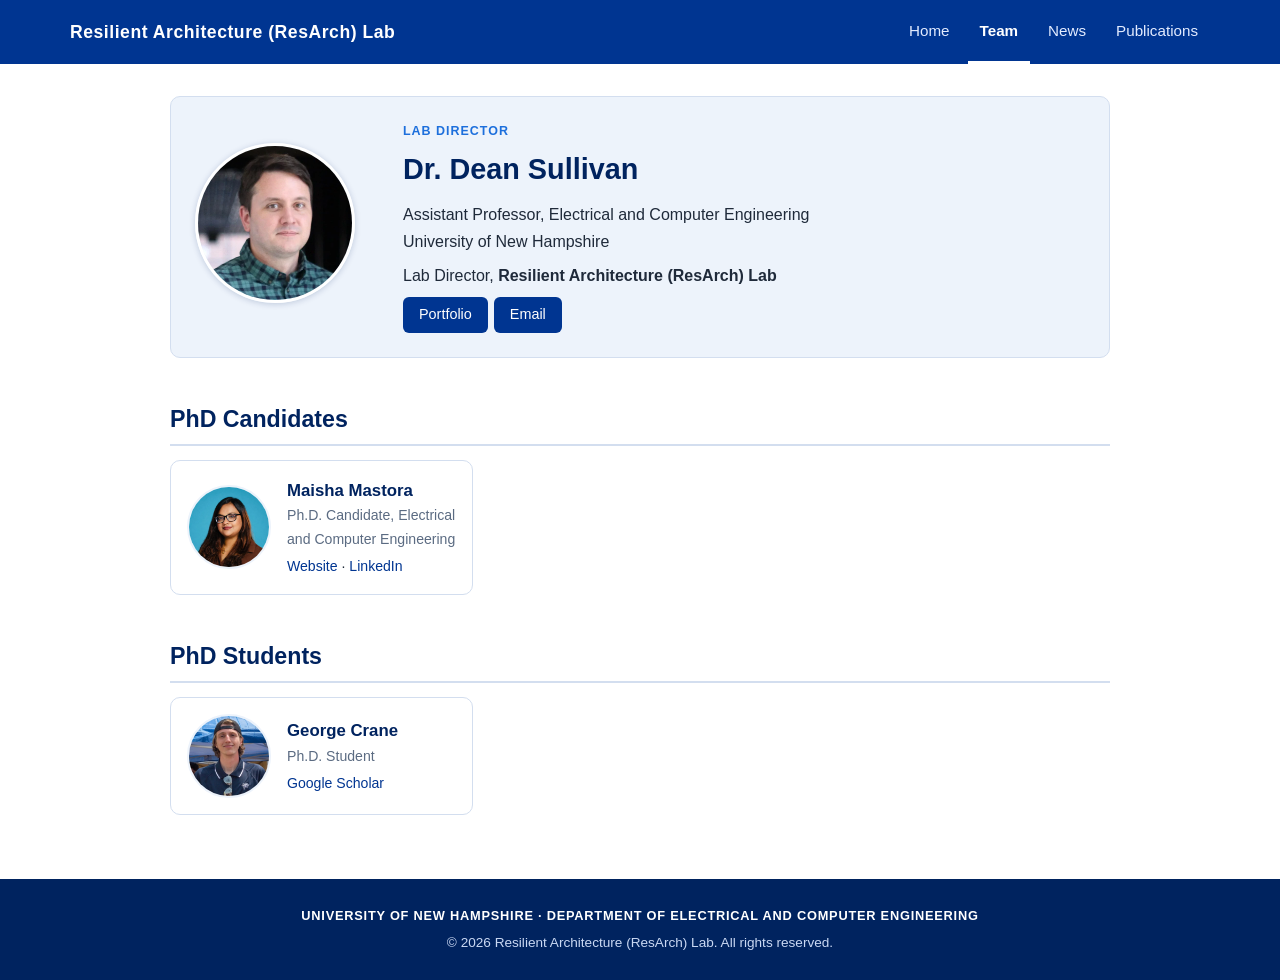
<file: team.html>
<!doctype html>
<html lang="en">
<head>
  <meta charset="utf-8">
  <meta name="viewport" content="width=device-width, initial-scale=1">
  <title>Team - Resilient Architecture (ResArch) Lab</title>
  <meta name="description" content="Members of the Resilient Architecture (ResArch) Lab at the University of New Hampshire.">
  <link rel="icon" type="image/svg+xml" href="assets/images/lab-mark.svg">
  <link rel="stylesheet" href="assets/css/main.css">
</head>
<body>
  <div class="skip-links">
    <a href="#site-nav">Skip to primary navigation</a>
    <a href="#main">Skip to content</a>
    <a href="#footer">Skip to footer</a>
  </div>

  <header class="masthead">
    <div class="masthead__inner">
      <a class="site-title" href="index.html">Resilient Architecture (ResArch) Lab</a>
      <button class="nav-toggle" id="nav-toggle" aria-expanded="false" aria-controls="site-nav">Menu</button>
      <ul class="nav" id="site-nav"><li><a href="index.html">Home</a></li><li><a href="team.html" aria-current="page">Team</a></li><li><a href="news.html">News</a></li><li><a href="publications.html">Publications</a></li></ul>
    </div>
  </header>

  <div class="page page--wide">
    <main class="content" id="main">

      <div class="hero-card">
        <div><img src="assets/images/sullivan.webp" alt="Dr. Dean Sullivan"></div>
        <div>
          <p class="role">Lab Director</p>
          <h1>Dr. Dean Sullivan</h1>
          <p>Assistant Professor, Electrical and Computer Engineering<br>University of New Hampshire</p>
          <p>Lab Director, <strong>Resilient Architecture (ResArch) Lab</strong></p>
          <a class="btn" href="sullivan.html">Portfolio</a><a class="btn" href="mailto:dean.sullivan@unh.edu">Email</a>
        </div>
      </div>

      <h2>PhD Candidates</h2>
      <ul class="person-grid">
        <li class="person-card">
          <img src="assets/images/maisha.jpg" alt="Maisha Mastora">
          <div>
            <span class="pname">Maisha Mastora</span>
            <span class="prole">Ph.D. Candidate, Electrical and Computer Engineering</span>
            <span class="plinks"><a href="https://mmastora933.github.io/">Website</a> · <a href="https://www.linkedin.com/in/maisha-mastora/">LinkedIn</a></span>
          </div>
        </li>
      </ul>

      <h2>PhD Students</h2>
      <ul class="person-grid">
        <li class="person-card">
          <img src="assets/images/george.webp" alt="George Crane">
          <div>
            <span class="pname">George Crane</span>
            <span class="prole">Ph.D. Student</span>
            <span class="plinks"><a href="https://scholar.google.com/citations?user=fW8DjpQAAAAJ&amp;hl=en">Google Scholar</a></span>
          </div>
        </li>
      </ul>

    </main>
  </div>

  <footer class="footer" id="footer">
    <div class="footer__mark">University of New Hampshire · Department of Electrical and Computer Engineering</div>
    <div>© 2026 Resilient Architecture (ResArch) Lab. All rights reserved.</div>
  </footer>
  <script src="assets/js/main.js"></script>
</body>
</html>
</file>
<file: assets/css/main.css>
/* Resilient Architecture Lab site. Masthead, sticky sidebar and content column layout in UNH blue and white. */
:root {
  --bg: #ffffff;
  --text: #1f2a3a;
  --muted: #5b6b82;
  --primary: #003591;
  --primary-dark: #00235f;
  --accent: #1d6fdc;
  --soft: #edf3fb;
  --border: #d3deef;
  --callout-bg: #eef4fd;
  --callout-border: #b8cdee;
  --radius: 6px;
  --maxw: 1180px;
  --sidebar: 210px;
}

* { box-sizing: border-box; }
html { scroll-behavior: smooth; -webkit-text-size-adjust: 100%; }
body {
  margin: 0;
  background: var(--bg);
  color: var(--text);
  font-family: -apple-system, BlinkMacSystemFont, "Segoe UI", Roboto, "Helvetica Neue", Arial, sans-serif;
  font-size: 16px;
  line-height: 1.65;
  min-height: 100vh;
  display: flex;
  flex-direction: column;
}
a { color: var(--primary); text-decoration: none; }
a:hover { color: var(--accent); text-decoration: underline; }
img { max-width: 100%; height: auto; }

.skip-links { position: absolute; left: -9999px; top: 0; }
.skip-links a:focus { position: fixed; left: 8px; top: 8px; background: #fff; padding: 6px 10px; z-index: 100; }

/* Masthead */
.masthead {
  position: relative;
  background: var(--primary);
  z-index: 20;
}
.masthead__inner {
  max-width: var(--maxw);
  margin: 0 auto;
  padding: 0 20px;
  display: flex;
  align-items: center;
  justify-content: space-between;
  min-height: 58px;
}
.site-title {
  font-weight: 700;
  font-size: 1.1rem;
  letter-spacing: .03em;
  color: #fff;
}
.site-title:hover { text-decoration: none; color: #cfe0ff; }
.nav { list-style: none; margin: 0; padding: 0; display: flex; gap: 6px; }
.nav a {
  display: block;
  padding: 18px 12px;
  color: #e3ecff;
  font-size: .95rem;
  border-bottom: 3px solid transparent;
}
.nav a:hover { color: #fff; text-decoration: none; border-bottom-color: #8fb4f0; }
.nav a[aria-current="page"] { color: #fff; border-bottom-color: #fff; font-weight: 600; }
.nav-toggle {
  display: none;
  background: none;
  border: 1px solid #8fb4f0;
  border-radius: var(--radius);
  padding: 6px 10px;
  font: inherit;
  color: #fff;
  cursor: pointer;
}

/* Page frame */
.page {
  flex: 1;
  width: 100%;
  max-width: var(--maxw);
  margin: 0 auto;
  padding: 32px 20px 48px;
  display: grid;
  grid-template-columns: var(--sidebar) minmax(0, 1fr);
  gap: 40px;
  align-items: start;
}
.page--wide { grid-template-columns: minmax(0, 1fr); max-width: 980px; }

/* Sidebar */
.sidebar { position: sticky; top: 20px; text-align: center; }
.author__avatar img {
  width: 170px;
  height: 170px;
  border-radius: 50%;
  object-fit: cover;
  border: 3px solid var(--soft);
  box-shadow: 0 1px 6px rgba(0,35,95,.18);
}
.author__avatar img.logo { border-radius: 0; border: 0; box-shadow: none; background: none; width: 190px; height: 190px; }
.author__name { margin: 14px 0 4px; font-size: 1.2rem; line-height: 1.3; }
.author__name a { color: var(--primary-dark); }
.author__bio { margin: 0 0 12px; font-size: .85rem; color: var(--muted); line-height: 1.5; }
.follow-btn {
  display: none;
  background: var(--primary);
  color: #fff;
  border: 0;
  border-radius: var(--radius);
  padding: 7px 16px;
  font: inherit;
  font-size: .85rem;
  cursor: pointer;
}
.follow-btn:hover { background: var(--primary-dark); }
.author__urls { list-style: none; margin: 10px 0 0; padding: 0; font-size: .88rem; }
.author__urls li { margin: 6px 0; }
.author__urls .loc { color: var(--muted); }

/* Content */
.content h1.page__title { font-size: 2rem; margin: 0 0 .6em; line-height: 1.25; color: var(--primary-dark); }
.content h2 {
  font-size: 1.45rem;
  margin: 1.8em 0 .6em;
  padding-bottom: .25em;
  border-bottom: 2px solid var(--border);
  color: var(--primary-dark);
}
.content h2:first-child { margin-top: 0; }
.content h3 { font-size: 1.15rem; margin: 1.4em 0 .5em; color: var(--text); }
.content p { margin: 0 0 1em; }
.content ul { padding-left: 1.3em; margin: 0 0 1em; }
.content li { margin: .45em 0; }
.eyebrow {
  color: var(--accent);
  font-weight: 700;
  text-transform: uppercase;
  font-size: .8rem;
  letter-spacing: .08em;
  margin: 0 0 .2em !important;
}
.tag {
  display: inline-block;
  margin-left: 6px;
  padding: 0 8px;
  font-size: .75rem;
  line-height: 1.7;
  border: 1px solid var(--primary);
  border-radius: 999px;
  color: var(--primary);
  vertical-align: middle;
}
.tag:hover { background: var(--primary); color: #fff; text-decoration: none; }
.badge {
  display: inline-block;
  margin-left: 8px;
  padding: 0 9px;
  font-size: .72rem;
  line-height: 1.7;
  font-weight: 600;
  border-radius: 999px;
  background: var(--primary);
  color: #fff;
  vertical-align: middle;
}

.callout {
  background: var(--callout-bg);
  border: 1px solid var(--callout-border);
  border-left: 5px solid var(--primary);
  border-radius: var(--radius);
  padding: 14px 18px;
  margin: 1.6em 0;
}
.callout p { margin: 0 0 .6em; }
.callout p:last-child { margin-bottom: 0; }
.callout__title { font-weight: 700; color: var(--primary-dark); }

.toc { display: flex; flex-wrap: wrap; gap: 8px; margin: 1.2em 0 1.6em; }
.toc a {
  padding: 4px 12px;
  background: var(--soft);
  border: 1px solid var(--border);
  border-radius: 999px;
  font-size: .85rem;
}
.toc a:hover { background: var(--primary); color: #fff; text-decoration: none; }

/* Timeline */
.timeline { list-style: none; padding: 0 !important; border-left: 3px solid var(--border); margin-left: 6px !important; }
.timeline li { position: relative; padding: 0 0 0 18px; margin: 0 0 1em; }
.timeline li::before {
  content: "";
  position: absolute;
  left: -9px;
  top: .55em;
  width: 13px;
  height: 13px;
  background: var(--primary);
  border: 2px solid #fff;
  border-radius: 50%;
}
.timeline .when { display: inline-block; min-width: 76px; font-weight: 700; color: var(--primary-dark); }

/* Publications */
.pub { margin: 0 0 1.5em; padding: 0 0 1.1em; border-bottom: 1px dashed var(--border); }
.pub:last-child { border-bottom: 0; }
.pub__title { font-weight: 700; display: block; }
.pub__authors { display: block; }
.pub__venue { display: block; color: var(--muted); }
.pub__links { margin-top: 6px; display: flex; gap: 8px; flex-wrap: wrap; }
.btn-link {
  display: inline-block;
  padding: 1px 10px;
  font-size: .8rem;
  border: 1px solid var(--primary);
  border-radius: var(--radius);
}
.btn-link:hover { background: var(--primary); color: #fff; text-decoration: none; }
hr.soft { border: 0; border-top: 1px solid var(--border); margin: 2em 0; }

/* News */
.news-list { list-style: none; padding: 0 !important; }
.news-list li { display: grid; grid-template-columns: 110px 1fr; gap: 10px; padding: 10px 0; border-bottom: 1px solid var(--border); margin: 0; }
.news-list .date { font-weight: 700; color: var(--primary-dark); }

/* Team page */
.hero-card {
  display: grid;
  grid-template-columns: 180px 1fr;
  gap: 28px;
  align-items: center;
  background: var(--soft);
  border: 1px solid var(--border);
  border-radius: 10px;
  padding: 24px;
  margin-bottom: 1.5em;
}
.hero-card img { width: 160px; height: 160px; border-radius: 50%; object-fit: cover; border: 3px solid #fff; box-shadow: 0 1px 6px rgba(0,35,95,.2); }
.hero-card .role { color: var(--accent); font-weight: 700; text-transform: uppercase; font-size: .78rem; letter-spacing: .08em; margin: 0; }
.hero-card h1 { margin: .15em 0 .3em; font-size: 1.8rem; color: var(--primary-dark); }
.hero-card p { margin: 0 0 .5em; }
.btn {
  display: inline-block;
  background: var(--primary);
  color: #fff;
  padding: 6px 16px;
  border-radius: var(--radius);
  font-size: .9rem;
  margin-right: 6px;
}
.btn:hover { background: var(--primary-dark); color: #fff; text-decoration: none; }
.person-grid { list-style: none; padding: 0 !important; display: grid; grid-template-columns: repeat(auto-fill, minmax(300px, 1fr)); gap: 16px; }
.content .person-card { display: flex; gap: 16px; align-items: center; margin: 0; padding: 16px; border: 1px solid var(--border); border-radius: 10px; background: #fff; }
.person-card img { width: 84px; height: 84px; border-radius: 50%; object-fit: cover; flex: none; border: 2px solid var(--soft); }
.person-card .pname { font-weight: 700; display: block; font-size: 1.05rem; color: var(--primary-dark); }
.person-card .prole { color: var(--muted); font-size: .88rem; display: block; }
.person-card .plinks { font-size: .88rem; display: block; margin-top: 4px; }

/* Footer */
.footer { background: var(--primary-dark); text-align: center; padding: 26px 20px; color: #c9d8f3; font-size: .85rem; }
.footer__mark { font-weight: 700; letter-spacing: .06em; color: #fff; margin-bottom: 6px; text-transform: uppercase; font-size: .8rem; }

/* Responsive */
@media (max-width: 860px) {
  .page { grid-template-columns: 1fr; gap: 24px; padding-top: 22px; }
  .sidebar { position: static; }
  .follow-btn { display: inline-block; }
  .author__urls { display: none; }
  .author__urls.open { display: block; }
  .nav-toggle { display: inline-block; }
  .nav { display: none; position: absolute; top: 100%; left: 0; right: 0; flex-direction: column; background: var(--primary-dark); padding: 4px 20px 10px; gap: 0; }
  .nav.open { display: flex; }
  .nav a { padding: 10px 0; border-bottom: 0; }
  .hero-card { grid-template-columns: 1fr; text-align: center; justify-items: center; }
  .news-list li { grid-template-columns: 1fr; gap: 0; }
}
@media (min-width: 861px) {
  .author__urls { display: block !important; }
}
</file>
